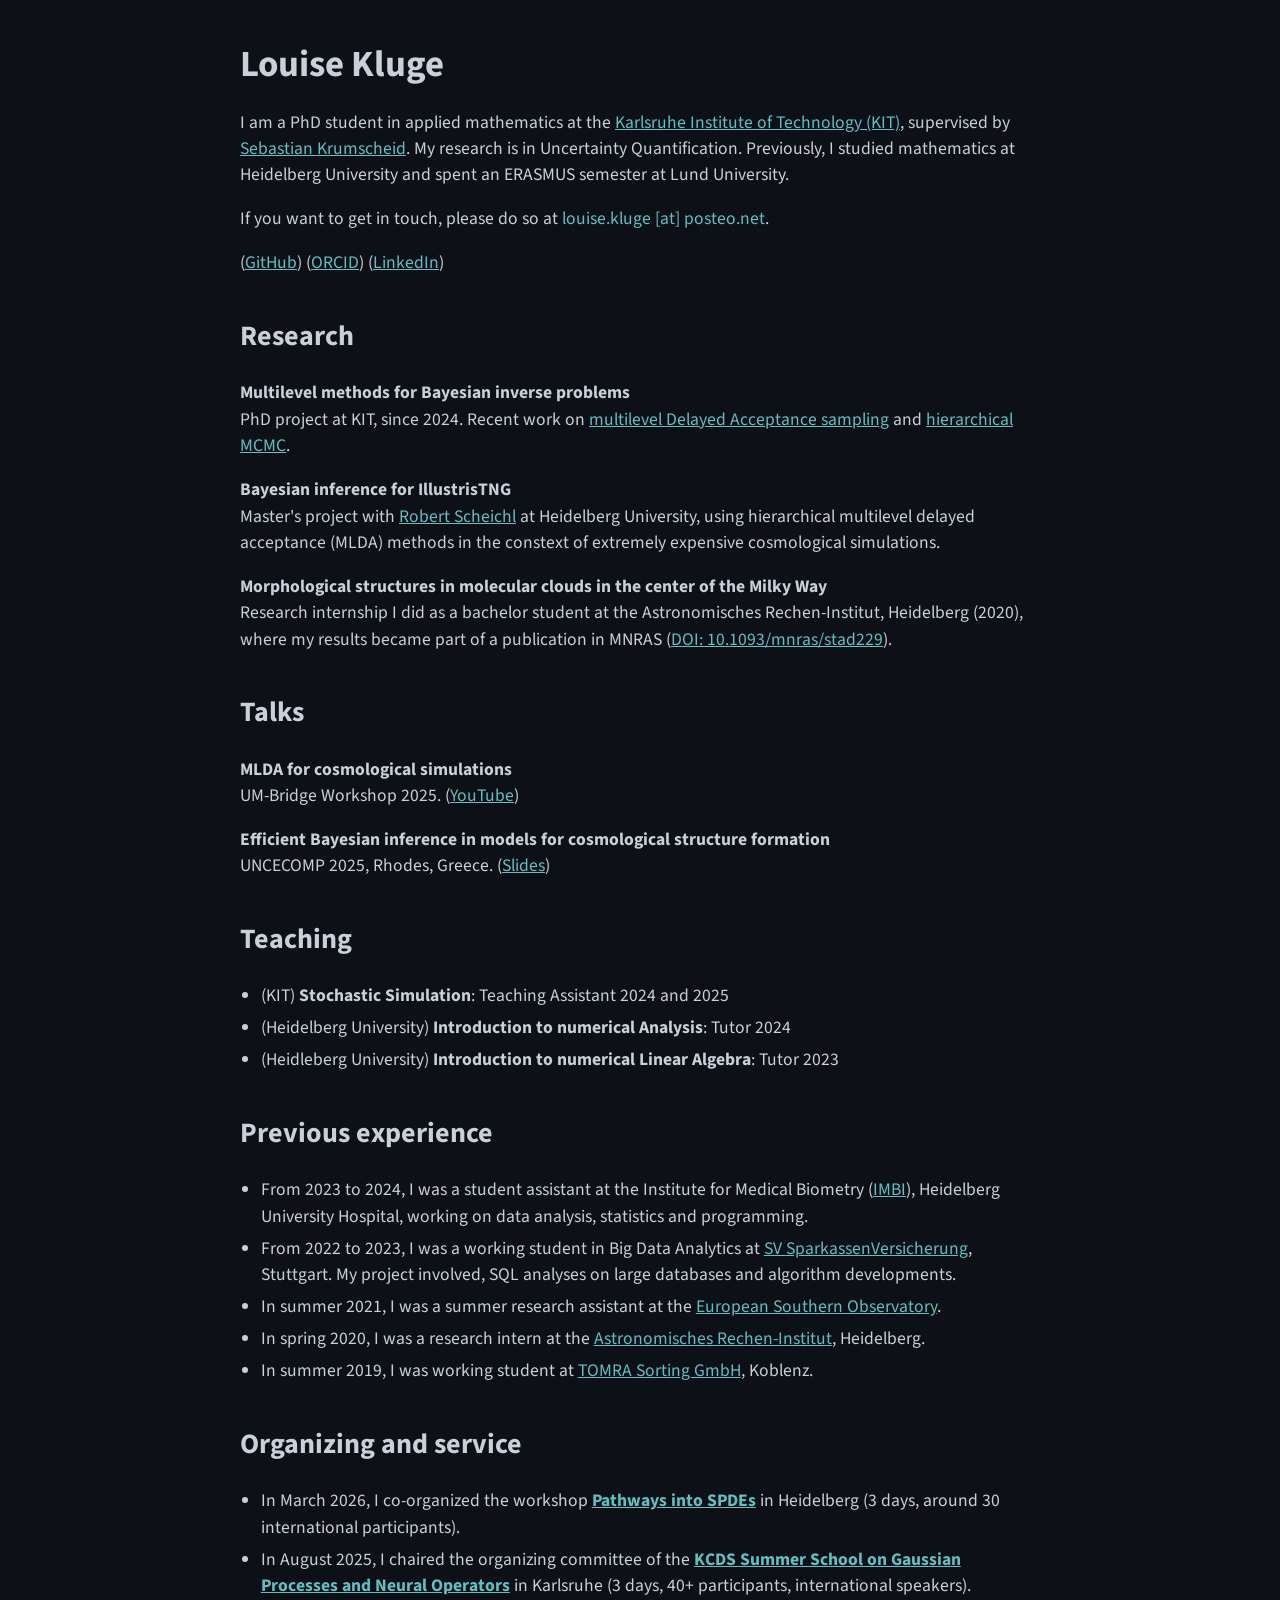
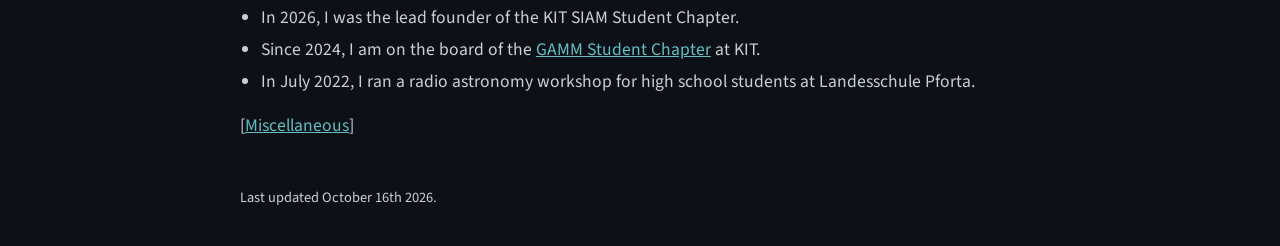
<file: index.html>
<!DOCTYPE html>
<html lang="en">
<head>
  <meta charset="utf-8">
  <meta name="viewport" content="width=device-width, initial-scale=1">
  <meta name="description" content="Louise Kluge Personal Website.">
  <title>L. Kluge • Personal Website</title>
  <link rel="preconnect" href="https://fonts.googleapis.com">
  <link rel="preconnect" href="https://fonts.gstatic.com" crossorigin>
  <link href="https://fonts.googleapis.com/css2?family=Source+Sans+3:wght@300;400;700&display=swap" rel="stylesheet">
  <link rel="stylesheet" href="style.css">
</head>
<body>

  <h1>Louise Kluge</h1>

  <p>
    I am a PhD student in applied mathematics at the
    <a href="https://www.scc.kit.edu/personen/17714.php">Karlsruhe Institute of Technology (KIT)</a>, 
	supervised by <a href="https://www.scc.kit.edu/forschung/17000.php">Sebastian Krumscheid</a>.
    My research is in Uncertainty Quantification.
    Previously, I studied mathematics at Heidelberg University and spent an ERASMUS semester at Lund University. 
  </p>

  <p>
    If you want to get in touch, please do so at <span class="email">louise.kluge [at] posteo.net</span>.
  </p>

  <p>
    (<a href="https://github.com/louisekluge">GitHub</a>)
    (<a href="https://orcid.org/0000-0002-8956-9580">ORCID</a>)
    (<a href="https://linkedin.com/in/louise-kluge-uq">LinkedIn</a>)
  </p>

  
  <h2>Research</h2>

  <p class="entry">
    <b>Multilevel methods for Bayesian inverse problems</b><br>
    PhD project at KIT, since 2024. Recent work on <a href="https://github.com/louisekluge/mlda-variance-reduction">multilevel Delayed Acceptance sampling</a> 
	and <a href="https://github.com/louisekluge/lin_el">hierarchical MCMC</a>.
  </p>

<p class="entry">
<b>Bayesian inference for IllustrisTNG</b><br>
    Master's project with <a href="https://katana.iwr.uni-heidelberg.de/people/rob/">Robert Scheichl</a> at
	Heidelberg University, using hierarchical multilevel delayed acceptance (MLDA) methods 
	in the constext of extremely expensive cosmological simulations.
</p>

  <p class="entry">
    <b>Morphological structures in molecular clouds in the center of the Milky Way</b><br>
    Research internship I did as a bachelor student at the Astronomisches Rechen-Institut, Heidelberg (2020), where 
    my results became part of a publication in MNRAS
    (<a href="https://doi.org/10.1093/mnras/stad229">DOI: 10.1093/mnras/stad229</a>).

<h2>Talks</h2>

<p class="entry">
<b>MLDA for cosmological simulations</b><br>
    UM-Bridge Workshop 2025.
    (<a href="https://www.youtube.com/watch?v=TwAfJcNvwOg">YouTube</a>)
</p>

<p class="entry">
<b>Efficient Bayesian inference in models for cosmological structure formation</b><br>
    UNCECOMP 2025, Rhodes, Greece. (<a href="pdfs/UNCECOMP25.pdf">Slides</a>)
</p>

  <h2>Teaching</h2>

  <ul>
	
    <li>(KIT) <b>Stochastic Simulation</b>: Teaching Assistant 2024 and 2025</li>
	<li>(Heidelberg University) <b>Introduction to numerical Analysis</b>: Tutor 2024</li>
	<li>(Heidleberg University) <b>Introduction to numerical Linear Algebra</b>: Tutor 2023</li>
  </ul>

  <h2>Previous experience</h2>

  <ul>
    <li>From 2023 to 2024, I was a student assistant at the Institute for Medical Biometry (<a href="https://www.klinikum.uni-heidelberg.de/kliniken-institute/institute/institut-fuer-medizinische-biometrie/">IMBI</a>),
      Heidelberg University Hospital, working on data analysis, statistics and programming.</li>
    <li>From 2022 to 2023, I was a working student in Big Data Analytics at
		<a href="https://www.sparkassenversicherung.de">SV SparkassenVersicherung</a>, Stuttgart.
      My project involved, SQL analyses on large databases and algorithm developments.</li>
    <li>In summer 2021, I was a summer research assistant at the
      <a href="https://www.eso.org/">European Southern Observatory</a>.</li>
    <li>In spring 2020, I was a research intern at the
      <a href="https://www.ari.uni-heidelberg.de/">Astronomisches Rechen-Institut</a>, Heidelberg.</li>
	<li>In summer 2019, I was working student at 
      <a href="https://www.tomra.com/">TOMRA Sorting GmbH</a>, Koblenz.</li>
  </ul>


<h2>Organizing and service</h2>

<ul>
<li>In March 2026, I co-organized the workshop
<a href="https://ssp.math.uni-heidelberg.de/WS_SPDEs_2026/index.html"><b>Pathways into SPDEs</b></a> in Heidelberg
      (3 days, around 30 international participants).</li>
<li>In August 2025, I chaired the organizing committee of the
<a href="https://www.kcds.kit.edu/973.php"><b>KCDS Summer School on Gaussian Processes and Neural Operators</b></a> in Karlsruhe
      (3 days, 40+ participants, international speakers).</li>
<li>In 2026, I was the lead founder of the KIT SIAM Student Chapter.</li>
<li>Since 2024, I am on the board of the
<a href="https://www.mathsee.kit.edu/GAMM-Student-Chapter.php">GAMM Student Chapter</a> at KIT.</li>
<li>In July 2022, I ran a radio astronomy workshop for high school students at Landesschule Pforta.</li>
</ul>

<p>[<a href="misc.html">Miscellaneous</a>]</p>	
  <footer>Last updated October 16th 2026.</footer>

</body>
</html>
</file>
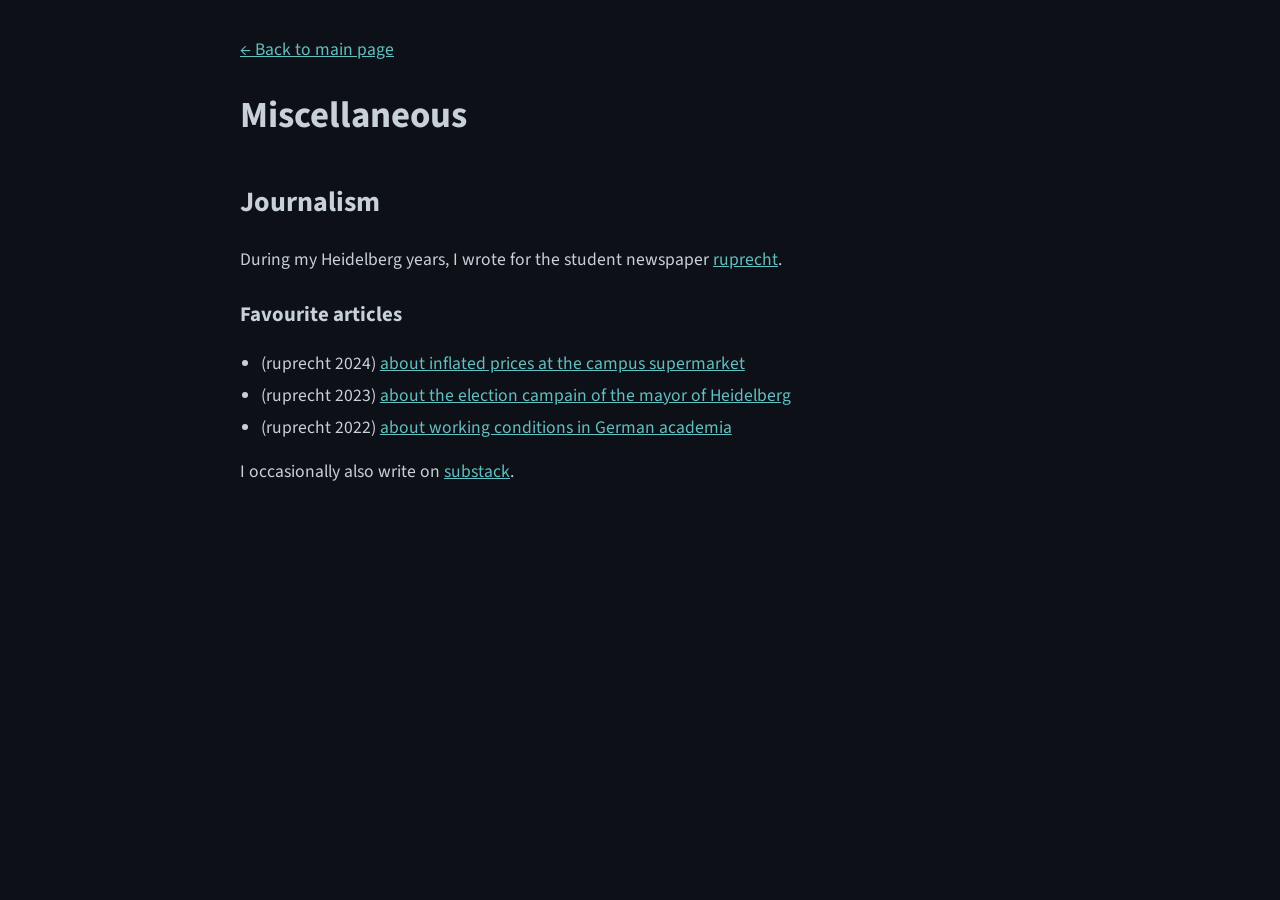
<file: misc.html>
<!DOCTYPE html>
<html lang="en">
<head>
<meta charset="utf-8">
<meta name="viewport" content="width=device-width, initial-scale=1">
<title>Miscellaneous</title>
<link rel="preconnect" href="https://fonts.googleapis.com">
<link rel="preconnect" href="https://fonts.gstatic.com" crossorigin>
<link href="https://fonts.googleapis.com/css2?family=Source+Sans+3:wght@300;400;700&display=swap" rel="stylesheet">
<link rel="stylesheet" href="style.css">
</head>
<body>

<p><a href="index.html">← Back to main page</a></p>

<h1>Miscellaneous</h1>

<h2>Journalism</h2>

<p>
    During my Heidelberg years, I wrote for the student newspaper <a href="https://www.ruprecht.de/author/louise-kluge/">ruprecht</a>.
</p>

  <h3>Favourite articles</h3>

  <ul>
	
    <li>(ruprecht 2024) <a href="https://www.ruprecht.de/2024/01/13/die-kasse-klingelt/">about inflated prices at the campus supermarket</a></li>
	<li>(ruprecht 2023) <a href="https://www.ruprecht.de/2022/10/15/mit-volldampf-in-den-wahlkampf/">about the election campain of the mayor of Heidelberg</a></li>
	<li>(ruprecht 2022) <a href="https://www.ruprecht.de/2022/05/30/ich-bin-hanna/">about working conditions in German academia</a></li>
  </ul>

<p>
    I occasionally also write on <a href="https://substack.com/@thislouise">substack</a>.
</p>

</body>
</html>
</file>
<file: style.css>
html { color-scheme: dark; }
body {
  max-width: 50rem;
  margin: 2.3rem auto;
  padding: 0 1rem;
  font-family: "Source Sans 3", Helvetica, Arial, sans-serif;
  font-size: 1.1rem;
  line-height: 1.5;
  color: #c9d1d8;
  background: #0d1117;
}
h1 { font-size: 2.3rem; margin-bottom: 0.5rem; }
h2 { font-size: 1.75rem; margin-top: 2.4rem; }
h3 { font-size: 1.3rem; margin-top: 1.6rem; }
a { color: #62bfc2; text-decoration: underline; }
a:hover { text-decoration: none; }
.entry { margin: 0 0 1.1rem 0; }
ul { padding-left: 1.3rem; }
li { margin-bottom: 0.35rem; }
footer { margin-top: 3rem; font-size: 0.9rem; }
.email { color: #62bfc2; }
</file>
